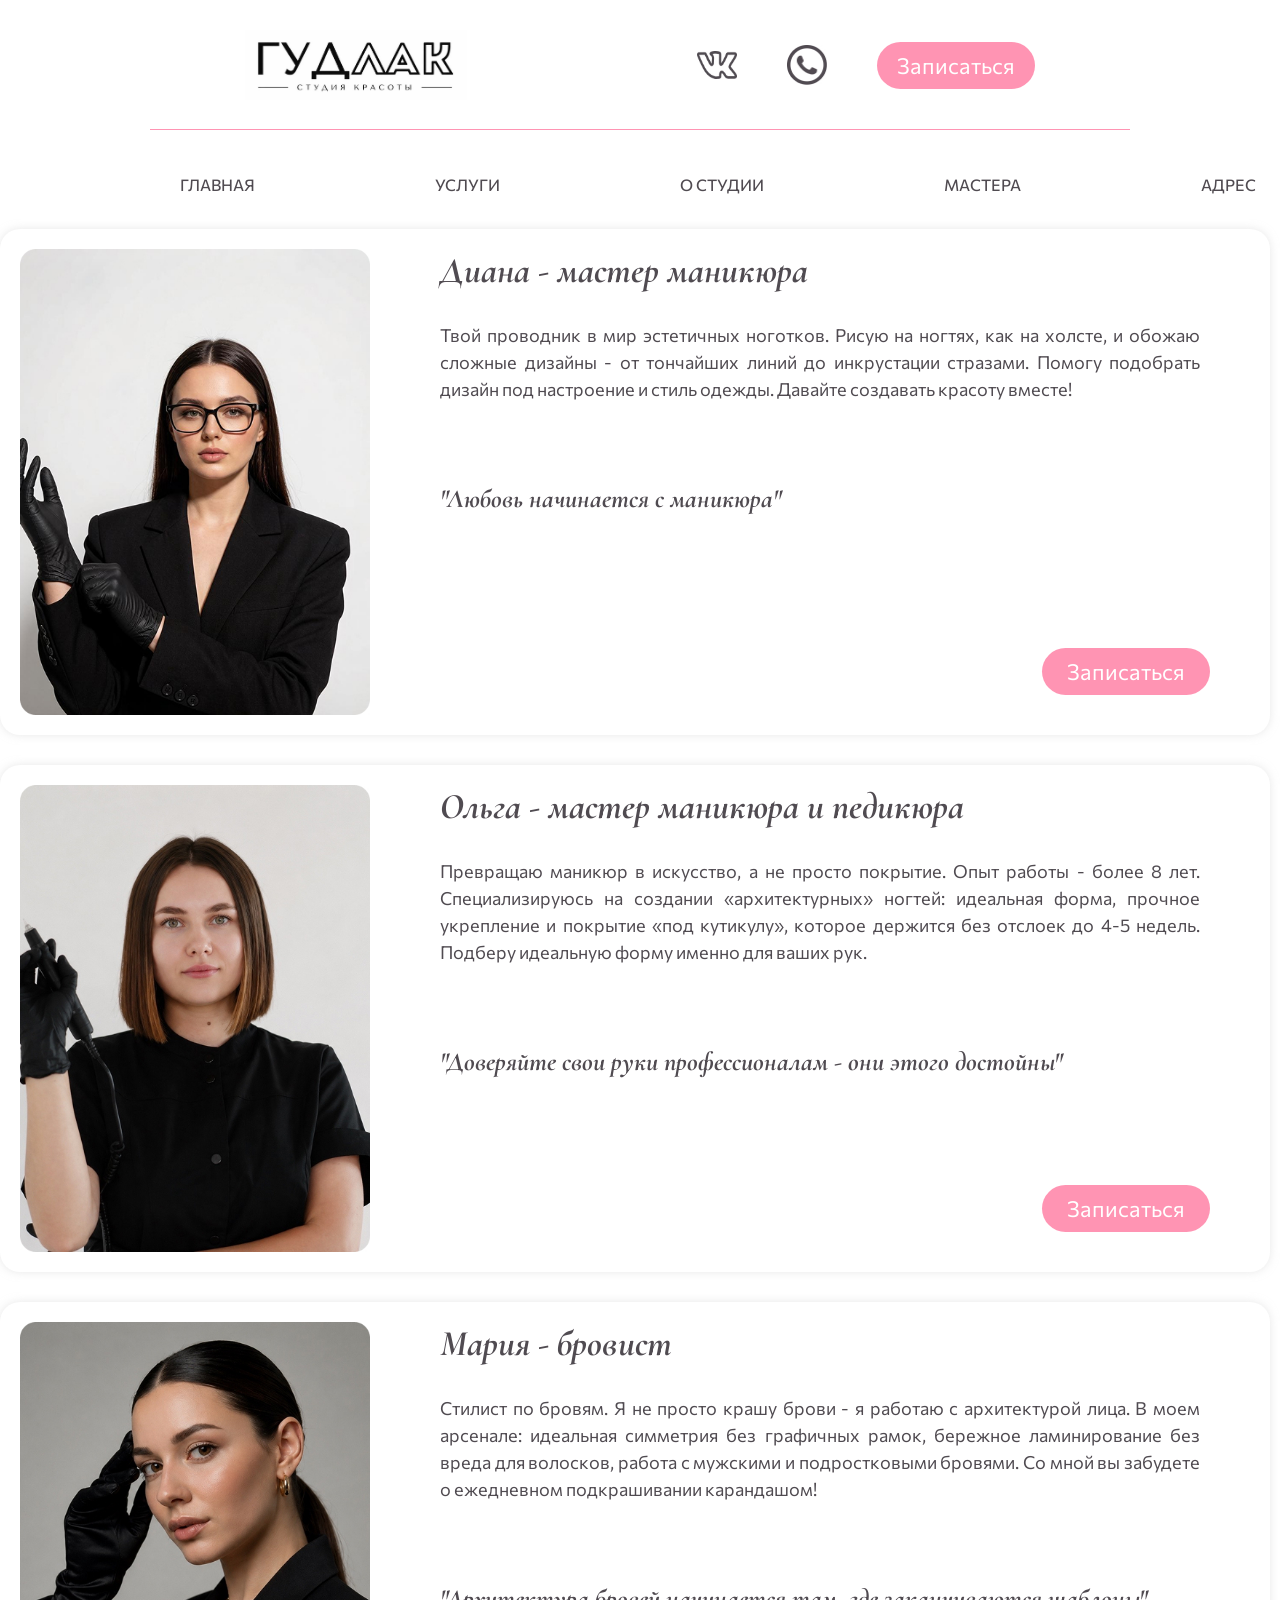
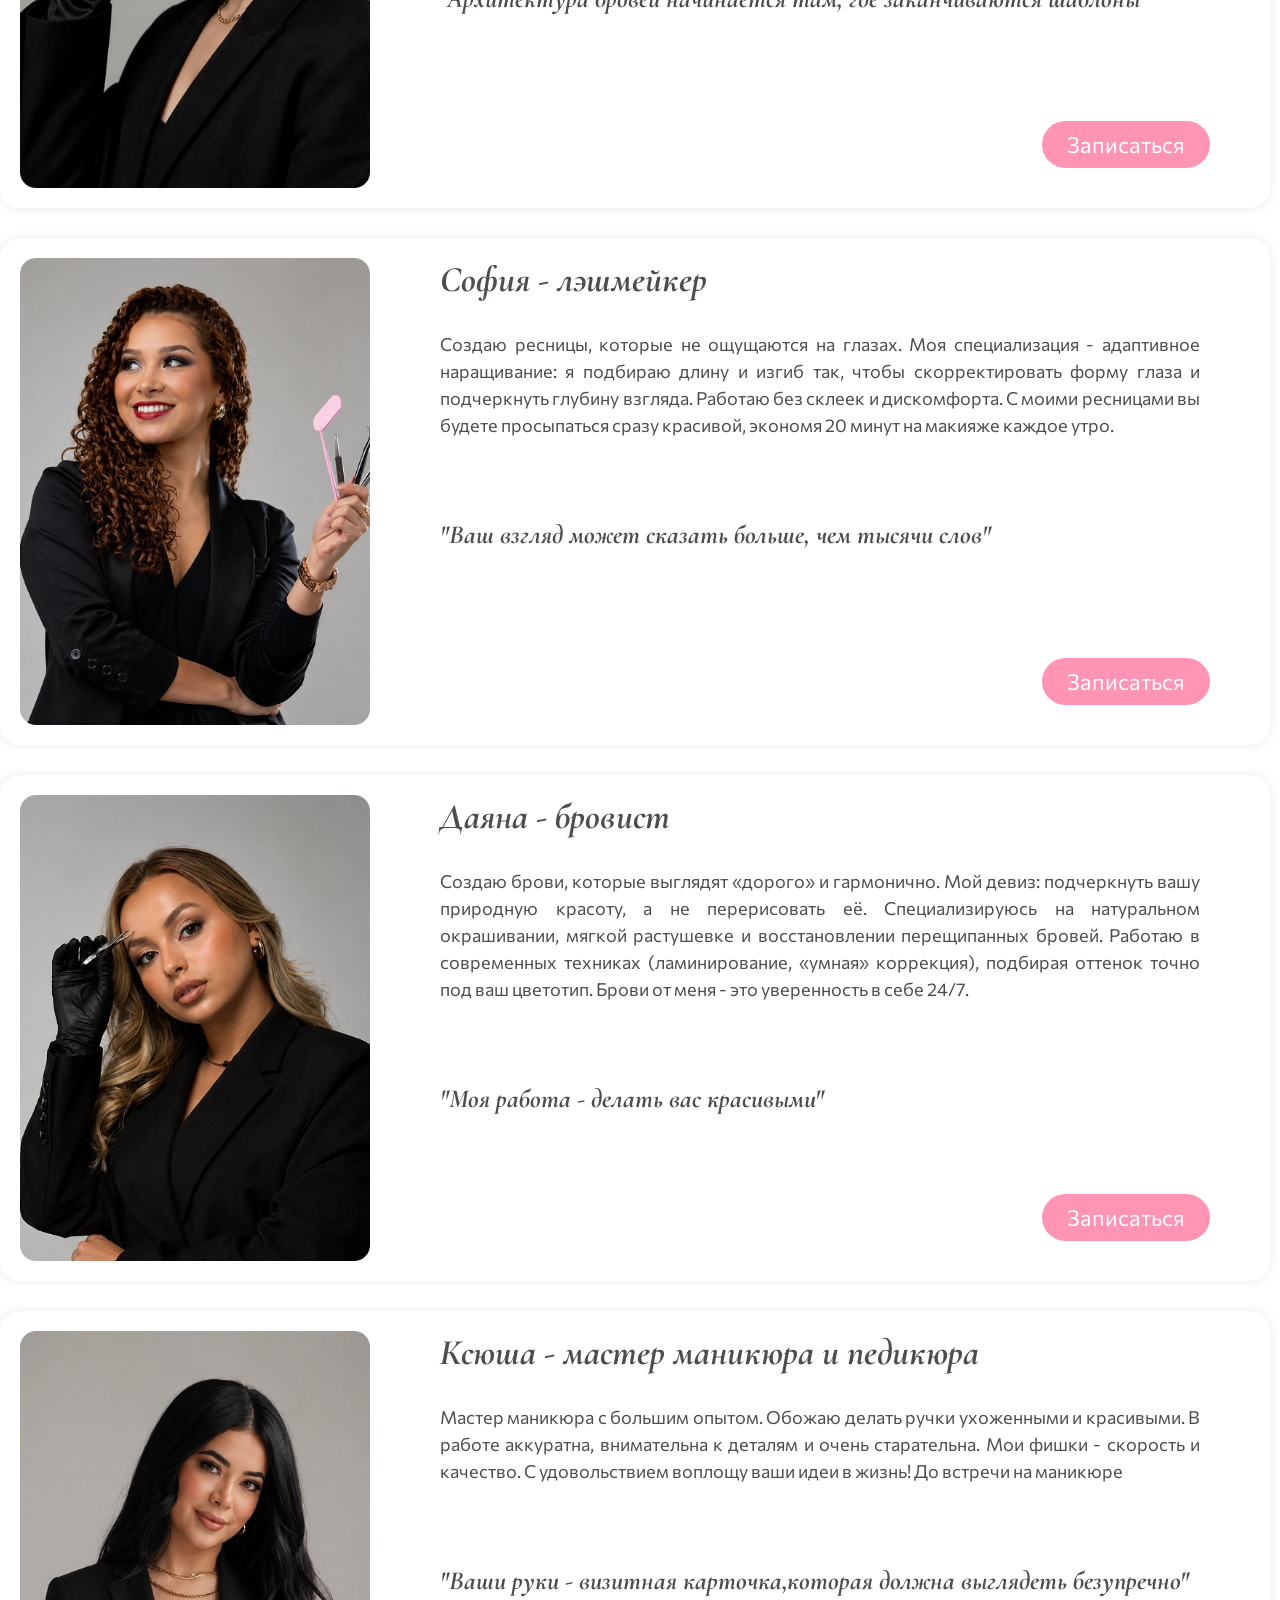
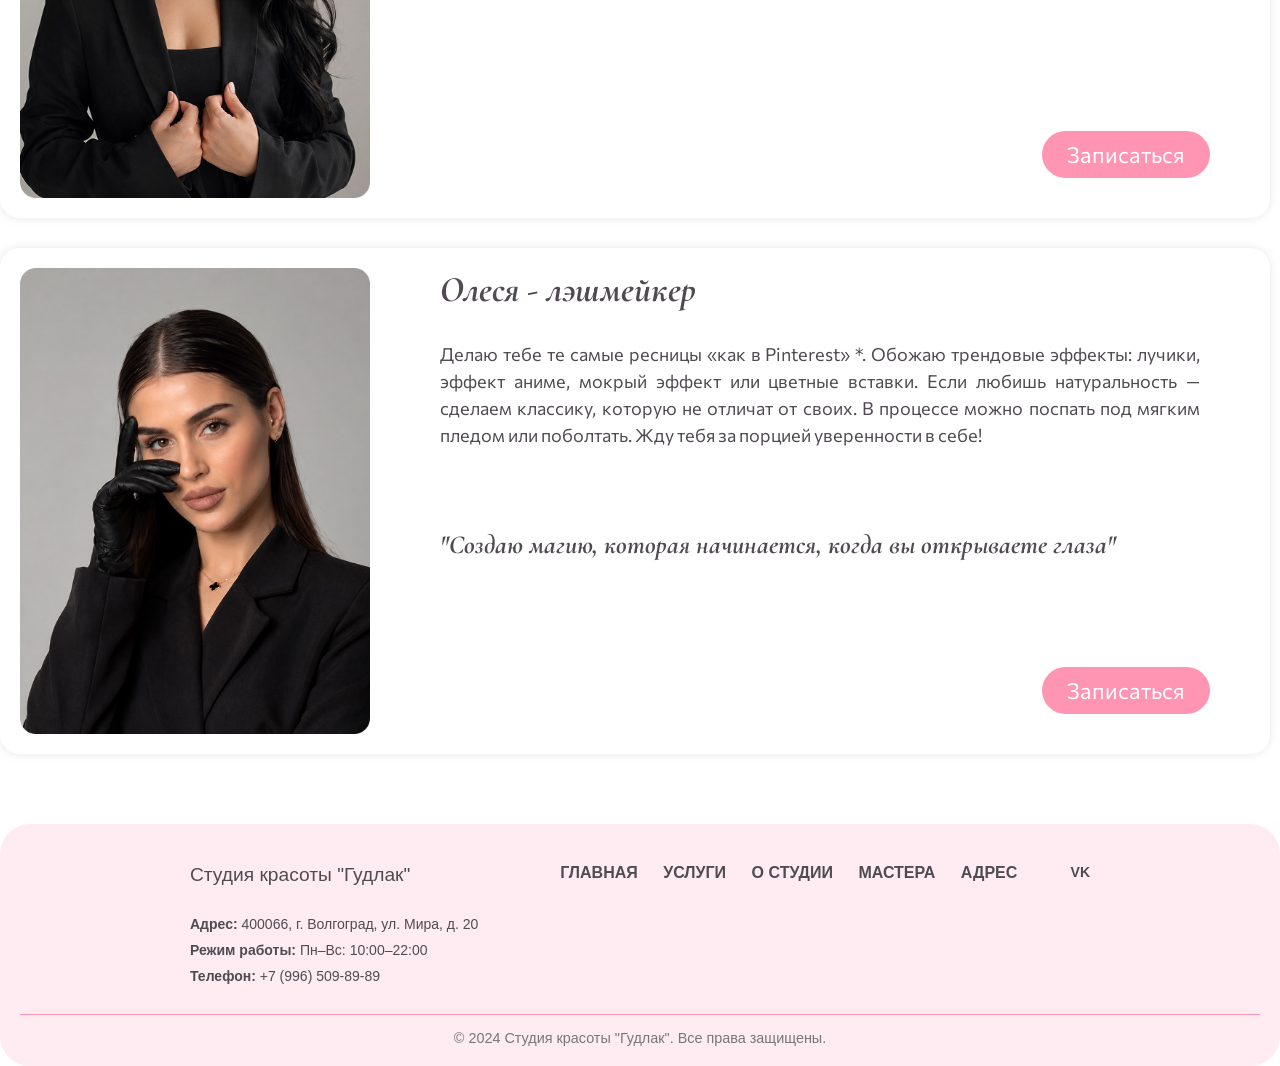
<file: pages/master.html>
<!DOCTYPE html>
<html lang="ru">

    <head>
        <meta charset="UTF-8" />
        <meta name="viewport" content="width=device-width, initial-scale=1.0" />
        <link rel="stylesheet" href="../css/main.css">
        <link rel="stylesheet" href="../css/reset.css">
        <link rel="stylesheet" href="../css/mobile.css">
    </head>
    <body>
        <header class="header">
            <div class="container">
                <div class="header-top">
                    <div class="logo">
                        <img src="../img/image 38.jpg"
                            srcset="./img/image 38@2x.jpg" alt="Гудлак">
                    </div>
                    <div class="head-imgs">
                        <a href="https://vk.ru/goodlak_vlg"><img
                                src="../img/Vector.jpg"
                                srcset="../img/Vector@2x.jpg" alt="Photo"
                                class="head-img"></a>
                        <a href="tel:+79965098989"><img src="../img/Vector2.jpg"
                                srcset="../img/Vector2@2x.jpg" alt="Photo"
                                class="head-img"></a>
                    </div>
                    <a href="../index.html#record-window"><button
                            class="btn-request">Записаться</button></a>
                </div>
                <div class="header-row">
                    <div class="header-desc">
                        <div class="burger"><img src="../img/burger.png" alt=""></div>
                        <div class="header-btns">
                            <a href="../index.html#cont_pink" class="btn">ГЛАВНАЯ</a>
                            <a href="../index.html#service" class="btn">УСЛУГИ</a>
                            <a href="../index.html#white-box-large" class="btn">О СТУДИИ</a>
                            <a href="../index.html#gray-section" class="btn">МАСТЕРА</a>
                            <a href="../index.html#map-container" class="btn">АДРЕС</a>
                        </div>
                    </div>
                </div>
            </div>
        </header>
        <main>
            <section class="services">
                <div class="white-box master" id="master1">
                    <div class="content-row">
                        <div class="whitebox-image">
                            <img src="../img/master1.jpg" alt="Photo">
                        </div>
                        <div class="whitebox-text">
                            <h2>Диана - мастер маникюра</h2>
                            <p>Твой проводник в мир эстетичных ноготков. Рисую
                                на ногтях, как
                                на холсте, и обожаю сложные дизайны - от
                                тончайших линий до инкрустации стразами.
                                Помогу подобрать дизайн под настроение и стиль
                                одежды. Давайте создавать красоту вместе!</p>
                            <h3>"Любовь начинается с маникюра"</h3>
                            <a href="../index.html#record-window"><button
                                    class="btn-signup-1">Записаться</button></a>
                        </div>
                    </div>
                </div>
                <div class="white-box master" id="master2">
                    <div class="content-row">
                        <div class="whitebox-image">
                            <img src="../img/master2.jpg" alt="Photo">
                        </div>
                        <div class="whitebox-text">
                            <h2>Ольга - мастер маникюра и педикюра</h2>
                            <p>Превращаю маникюр в искусство, а не просто
                                покрытие.
                                Опыт работы - более 8 лет.
                                Специализируюсь на создании «архитектурных»
                                ногтей:
                                идеальная форма, прочное укрепление и покрытие
                                «под кутикулу», которое держится без отслоек
                                до 4-5 недель. Подберу идеальную форму именно
                                для ваших рук.</p>
                            <h3>"Доверяйте свои руки профессионалам - они этого достойны"</h3>
                            <a href="../index.html#record-window"><button
                                    class="btn-signup-1">Записаться</button></a>
                        </div>
                    </div>
                </div>
                <div class="white-box master" id="master3">
                    <div class="content-row">
                        <div class="whitebox-image">
                            <img src="../img/master3.jpg" alt="Photo">
                        </div>
                        <div class="whitebox-text">
                            <h2>Мария - бровист</h2>
                            <p>Cтилист по бровям. Я не просто крашу брови - я
                                работаю с архитектурой лица.
                                В моем арсенале: идеальная симметрия без
                                графичных рамок,
                                бережное ламинирование без вреда для волосков,
                                работа с мужскими и подростковыми бровями.
                                Со мной вы забудете о ежедневном подкрашивании
                                карандашом!</p>
                            <h3>"Архитектура бровей начинается там, где заканчиваются шаблоны"</h3>
                            <a href="../index.html#record-window"><button
                                    class="btn-signup-1">Записаться</button></a>
                        </div>
                    </div>
                </div>
                <div class="white-box master" id="master4">
                    <div class="content-row">
                        <div class="whitebox-image">
                            <img src="../img/master4.jpg" alt="Photo">
                        </div>
                        <div class="whitebox-text">
                            <h2>София - лэшмейкер</h2>
                            <p>Создаю ресницы, которые не ощущаются на глазах.
                                Моя специализация - адаптивное наращивание: я
                                подбираю длину и изгиб
                                так, чтобы скорректировать форму глаза и
                                подчеркнуть глубину взгляда.
                                Работаю без склеек и дискомфорта. С моими
                                ресницами вы будете просыпаться сразу красивой,
                                экономя 20 минут на макияже
                                каждое утро.</p>
                            <h3>"Ваш взгляд может сказать больше, чем тысячи слов"</h3>
                            <a href="../index.html#record-window"><button
                                    class="btn-signup-1">Записаться</button></a>
                        </div>
                    </div>
                </div>
                <div class="white-box master" id="master5">
                    <div class="content-row">
                        <div class="whitebox-image">
                            <img src="../img/master5.jpg" alt="Photo">
                        </div>
                        <div class="whitebox-text">
                            <h2>Даяна - бровист</h2>
                            <p>Создаю брови, которые выглядят «дорого» и
                                гармонично. Мой девиз: подчеркнуть вашу
                                природную
                                красоту, а не перерисовать
                                её.
                                Специализируюсь на натуральном окрашивании,
                                мягкой растушевке и восстановлении перещипанных
                                бровей. Работаю в
                                современных техниках (ламинирование, «умная»
                                коррекция), подбирая оттенок точно под ваш
                                цветотип. Брови от меня - это
                                уверенность в себе 24/7.</p>
                            <h3>"Моя работа - делать вас красивыми"</h3>
                            <a href="../index.html#record-window"><button
                                    class="btn-signup-1">Записаться</button></a>
                        </div>
                    </div>
                </div>
                <div class="white-box master" id="master6">
                    <div class="content-row">
                        <div class="whitebox-image">
                            <img src="../img/master6.jpg" alt="Photo">
                        </div>
                        <div class="whitebox-text">
                            <h2>Ксюша - мастер маникюра и педикюра</h2>
                            <p>Мастер маникюра с большим опытом. Обожаю делать
                                ручки ухоженными и красивыми. В работе
                                аккуратна, внимательна к
                                деталям и очень старательна. Мои фишки -
                                скорость и качество. С
                                удовольствием воплощу ваши идеи в жизнь! До
                                встречи на маникюре</p>
                            <h3>"Ваши руки - визитная карточка,которая должна выглядеть безупречно"</h3>
                            <a href="../index.html#record-window"><button
                                    class="btn-signup-1">Записаться</button></a>
                        </div>
                    </div>
                </div>
                <div class="white-box master" id="master7">
                    <div class="content-row">
                        <div class="whitebox-image">
                            <img src="../img/master7.jpg" alt="Photo">
                        </div>
                        <div class="whitebox-text">
                            <h2>Олеся - лэшмейкер</h2>
                            <p>Делаю тебе те самые ресницы «как в
                                Pinterest» *. Обожаю
                                трендовые эффекты: лучики, эффект аниме, мокрый
                                эффект или цветные вставки. Если любишь
                                натуральность — сделаем
                                классику, которую не отличат от своих. В
                                процессе можно поспать под мягким пледом или
                                поболтать. Жду тебя за порцией
                                уверенности в себе!</p>
                            <h3>"Создаю магию, которая начинается, когда вы открываете глаза"</h3>
                            <a href="../index.html#record-window"><button
                                    class="btn-signup-1">Записаться</button></a>
                        </div>
                    </div>
                </div>
            </section>
        </main>

        <div style="height: 50px;"></div>
        <footer class="footer">
            <div class="container footer-container">
                <div class="footer-info">
                    <h3>Студия красоты "Гудлак"</h3>
                    <p><strong>Адрес:</strong> 400066, г. Волгоград, ул. Мира,
                        д.
                        20</p>
                    <p><strong>Режим работы:</strong> Пн–Вс: 10:00–22:00</p>
                    <p><strong>Телефон:</strong> <a href="tel:+79965098989">+7
                            (996)
                            509-89-89</a></p>

                </div>

                <nav class="footer-nav">
                    <a href="../index.html#cont_pink"
                        class="footer-link">ГЛАВНАЯ</a>
                    <a href="../index.html#service"
                        class="footer-link">УСЛУГИ</a>
                    <a href="../index.html#white-box-large"
                        class="footer-link">О СТУДИИ</a>
                    <a href="../index.html#gray-section"
                        class="footer-link">МАСТЕРА</a>
                    <a href="../index.html#map-container"
                        class="footer-link">АДРЕС</a>
                </nav>

                <div class="footer-social">
                    <a href="https://vk.ru/goodlak_vlg" aria-label="VK"
                        class="social-link">VK</a>

                </div>
            </div>

            <div class="footer-copy">
                <p>© 2024 Студия красоты "Гудлак". Все права защищены.</p>
            </div>
        </footer>
    </body>
    <script>
        document.querySelector('.burger').addEventListener('click', function() {
        const content = document.querySelector('.header-btns');
        const isHide = content.classList.contains('hide');

        if (isHide) {
            content.classList.remove('hide')
            document.querySelector('..header-btns').style.display = 'block'
        }
        else {
            content.classList.add('hide')
            document.querySelector('..header-btns').style.display = 'none'
        }
        })
    </script>
</html>
</file>
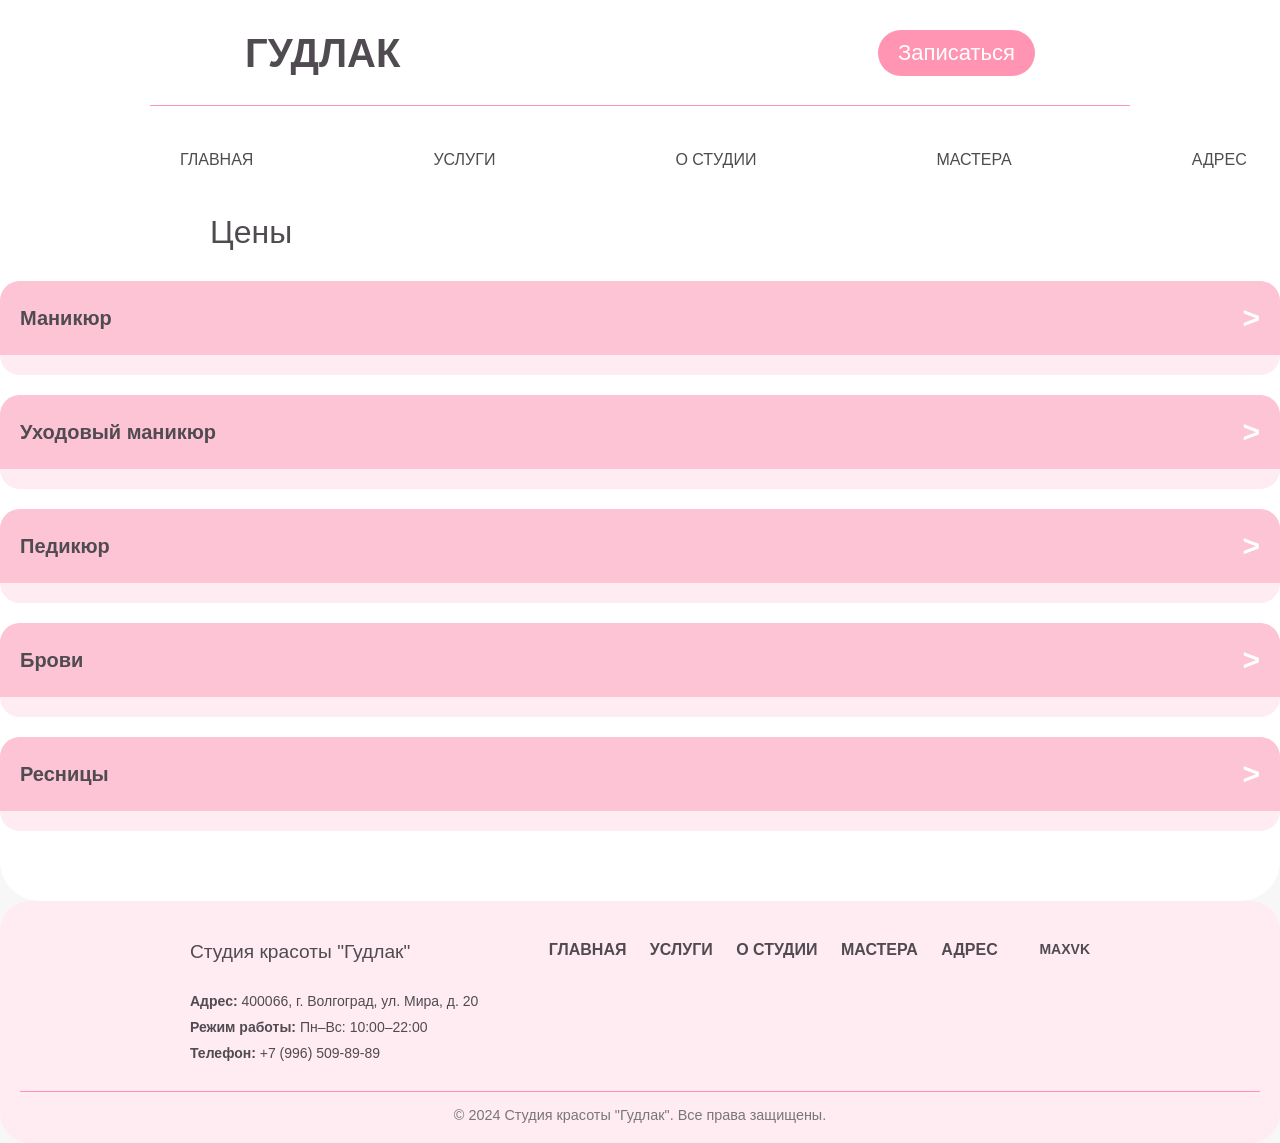
<file: pages/price.html>
<!DOCTYPE html>
<html lang="ru">

<head>
    <meta charset="UTF-8" />
    <meta name="viewport" content="width=device-width, initial-scale=1.0" />
    <link rel="stylesheet" href="../css/main.css">
    <link rel="stylesheet" href="../css/reset.css">
    <title>Цены</title>
    <style>
        body {
            font-family: Arial, sans-serif;
            background: #f7f7f7;
            padding: 20px;
        }
h1 {
    margin-left: 210px; /* или другой размер для смещения */
    color: #504B51;
    font-size: 32px;
    margin-bottom: 30px;
    margin-top: 30px;
}
        /* Обертка раздела */
        .price-section {
            max-width: 1440px; /* или другой желаемый размер */
    margin: 0 auto;   /* по центру */
            background: #FFECF2;
            border-radius: 20px;
            margin-bottom: 20px;
            overflow: hidden;
        }

        /* Заголовок раздела */
        .price-header {
            padding: 20px;
            font-weight: bold;
            font-size: 20px;
            cursor: pointer;
            display: flex;
            justify-content: space-between;
            align-items: center;
            background-color: #fcc4d4;
            transition: background-color 0.3s;
            color: #504B51;
        }

        .price-header:hover {
            background-color: #FF94B3;
        }

        /* Стрелка или плюсик для открытия */
        .arrow {
            transition: transform 0.3s;
            font-size: 30px;
            color: #ffffff; 
        }

        /* Вращение стрелки при открытии */
        .open .arrow {
            transform: rotate(90deg);
        }

        /* Контейнер для содержимого */
        .price-content {
            max-height: 0;
            overflow: hidden;
            transition: max-height 0.4s ease, padding 0.4s ease;
            padding: 0 20px;
        }

        .price-content.open {
            max-height: 1000px;
            padding: 20px;
        }

        /* Список услуг */
        .service-list {
            list-style: none;
            padding: 0;
            margin: 0;
            color: #504B51;
        }

        .service-item {
            padding: 10px 0;
            border-bottom: 1px dashed #ccc;
            display: flex;
            justify-content: space-between;
        }

        .service-item:last-child {
            border-bottom: none;
        }

        .price {
            font-weight: bold;
        }
    </style>
</head>

<body style="padding: 0;">

    <header class="header">
        <div class="container">
            <div class="header-top">
                <div class="logo">ГУДЛАК</div>
                <button class="btn-request">Записаться</button>
            </div>
            <div class="header-row">
                <div class="header-desc">
                    <div class="header-btns">
                        <a href="../index.html #cont_pink" class="btn">ГЛАВНАЯ</a>
                        <a href="../index.html #service" class="btn">УСЛУГИ</a>
                        <a href="../index.html #white-box-large" class="btn">О СТУДИИ</a>
                        <a href="../index.html #gray-section" class="btn">МАСТЕРА</a>
                        <a href="../index.html #map-container" class="btn">АДРЕС</a>
                    </div>
                </div>
            </div>
        </div>
        <h1>Цены</h1>

    <!-- Маникюр -->
    <div class="price-section">
        <div class="price-header">
            <span>Маникюр</span>
            <span class="arrow">></span>
        </div>
        <div class="price-content">
            <ul class="service-list">
                <li class="service-item">
                    <span>Маникюр+снятие+покрытие</span>
                    <span class="price">2200 ₽</span>
                </li>
                <li class="service-item">
                    <span>Укрепление акриловой пудрой</span>
                    <span class="price">300 ₽</span>
                </li>
                <li class="service-item">
                    <span>Френч</span>
                    <span class="price">500 ₽</span>
                </li>
                <li class="service-item">
                    <span>Мужской маникюр</span>
                    <span class="price">1400 ₽</span>
                </li>
                <li class="service-item">
                    <span>Наращивание ногтей</span>
                    <span class="price">3500 ₽</span>
                </li>
                <li class="service-item">
                    <span>Коррекция нарощенных ногтей</span>
                    <span class="price">3000 ₽</span>
                </li>
                <li class="service-item">
                    <span>Ламинирование ногтей/укрепление гелем</span>
                    <span class="price">400 ₽</span>
                </li>
            </ul>
        </div>
    </div>

    <!-- Уходовый маникюр -->
<div class="price-section">
    <div class="price-header">
        <span>Уходовый маникюр</span>
        <span class="arrow">></span>
    </div>
    <div class="price-content">
        <ul class="service-list">
            <li class="service-item">
                <span>IBX(восстановление ногтевой пластины)</span>
                <span class="price">700 ₽</span>
            </li>
            <li class="service-item">
                <span>Японский маникюр</span>
                <span class="price">1800 ₽</span>
            </li>
            <li class="service-item">
                <span>SPA для рук</span>
                <span class="price">600 ₽</span>
            </li>
        </ul>
    </div>
</div>
    <!-- Педикюр -->
    <div class="price-section">
        <div class="price-header">
            <span>Педикюр</span>
            <span class="arrow">></span>
        </div>
        <div class="price-content">
            <ul class="service-list">
                <li class="service-item">
                    <span>Снятие + пальчики + гель лак</span>
                    <span class="price">2500 ₽</span>
                </li>
                <li class="service-item">
                    <span>Снятие + полный педикюр + гель лак</span>
                    <span class="price">2800 ₽</span>
                </li>
                <li class="service-item">
                    <span>Мужской педикюр</span>
                    <span class="price">2600 ₽</span>
                </li>
                </li>
                <li class="service-item">
                    <span>SPA педикюр + обработка стопы + гель лак + снятие</span>
                    <span class="price">3000 ₽</span>
                </li>
                </li>
                <li class="service-item">
                    <span>Мужской педикюр</span>
                    <span class="price">2600 ₽</span>
                </li>
                </li>
                <li class="service-item">
                    <span>Педикюр KART (полная обработка стопы без покрытия)</span>
                    <span class="price">3200 ₽</span>
                </li>
                </li>
                <li class="service-item">
                    <span>Педикюр KART (полная отработка стопы + покрытие гель лак)</span>
                    <span class="price">4200 ₽</span>
                </li>
            </ul>
        </div>
    </div>

    <!-- Брови -->
    <div class="price-section">
        <div class="price-header">
            <span>Брови</span>
            <span class="arrow">></span>
        </div>
        <div class="price-content">
            <ul class="service-list">
                <li class="service-item">
                    <span>Архитектура+окрашивание бровей</span>
                    <span class="price">1500 ₽</span>
                </li>
                <li class="service-item">
                    <span>Коррекция бровей</span>
                    <span class="price">600 ₽</span>
                </li>
                </li>
                <li class="service-item">
                    <span>Долговременная укладка с окрашиванием</span>
                    <span class="price">2300 ₽</span>
                </li>
                </li>
                <li class="service-item">
                    <span>Долговременная укладка без окрашивания</span>
                    <span class="price">1800 ₽</span>
                </li>
                </li>
                <li class="service-item">
                    <span>Прореживание бровей</span>
                    <span class="price">700 ₽</span>
                </li>
                </li>
                <li class="service-item">
                    <span>Уход для бровей</span>
                    <span class="price">500 ₽</span>
                </li>
                </li>
                <li class="service-item">
                    <span>Мужское оформление бровей</span>
                    <span class="price">1100 ₽</span>
                </li>
            </ul>
        </div>
    </div>

    <!-- Ресницы -->
    <div class="price-section">
        <div class="price-header">
            <span>Ресницы</span>
            <span class="arrow">></span>
        </div>
        <div class="price-content">
            <ul class="service-list">
                <li class="service-item">
                    <span>Ламинирование ресниц</span>
                    <span class="price">2300 ₽</span>
                </li>
                <li class="service-item">
                    <span>Окрашивание ресниц</span>
                    <span class="price">500 ₽</span>
                </li>
                <li class="service-item">
                    <span>Наращивание</span>
                    <span class="price">2000 ₽</span>
                </li>
                <li class="service-item">
                    <span>Мокрый эффект</span>
                    <span class="price">2600 ₽</span>
                </li>
                <li class="service-item">
                    <span>Уголки</span>
                    <span class="price">2000 ₽</span>
                </li>
                <li class="service-item">
                    <span>Лучи</span>
                    <span class="price">300 ₽</span>
                </li>
                </li>
                <li class="service-item">
                    <span>Снятие без дальнейшего наращивания</span>
                    <span class="price">500 ₽</span>
                </li>
                </li>
                <li class="service-item">
                    <span>Снятие работы другого мастера</span>
                    <span class="price">300 ₽</span>
                </li>
            </ul>
        </div>
    </div>
    <div style="height: 50px;"></div>
    </header>
     <footer class="footer">
        <div class="container footer-container">
            <div class="footer-info">
                <h3>Студия красоты "Гудлак"</h3>
                <p><strong>Адрес:</strong> 400066, г. Волгоград, ул. Мира,
                    д.
                    20</p>
                <p><strong>Режим работы:</strong> Пн–Вс: 10:00–22:00</p>
                <p><strong>Телефон:</strong> <a href="tel:+79965098989">+7
                        (996)
                        509-89-89</a></p>

            </div>

            <nav class="footer-nav">
                <a href="#cont_pink" class="footer-link">ГЛАВНАЯ</a>
                <a href="#service" class="footer-link">УСЛУГИ</a>
                <a href="#white-box-large" class="footer-link">О СТУДИИ</a>
                <a href="#gray-section" class="footer-link">МАСТЕРА</a>
                <a href="#metrolog" class="footer-link">АДРЕС</a>
            </nav>

            <div class="footer-social">
                <a href="#!" aria-label="MAX" class="social-link">MAX</a>
                <a href="#!" aria-label="VK" class="social-link">VK</a>
            </div>
        </div>

        <div class="footer-copy">
            <p>© 2024 Студия красоты "Гудлак". Все права защищены.</p>
        </div>
    </footer>

    <script>
        // Обработчик для всех заголовков
        document.querySelectorAll('.price-header').forEach(header => {
            header.addEventListener('click', () => {
                const content = header.nextElementSibling;
                const arrow = header.querySelector('.arrow');
                const isOpen = content.classList.contains('open');

                // Открываем или закрываем текущий раздел
                if (isOpen) {
                    // если открыт, закрываем
                    content.classList.remove('open');
                    header.classList.remove('open');
                    arrow.textContent = '>';
                } else {
                    // если закрыт, открываем
                    content.classList.add('open');
                    header.classList.add('open');
                    arrow.textContent = '>';
                }
            });
        });
    </script>

</body>

</html>
</file>
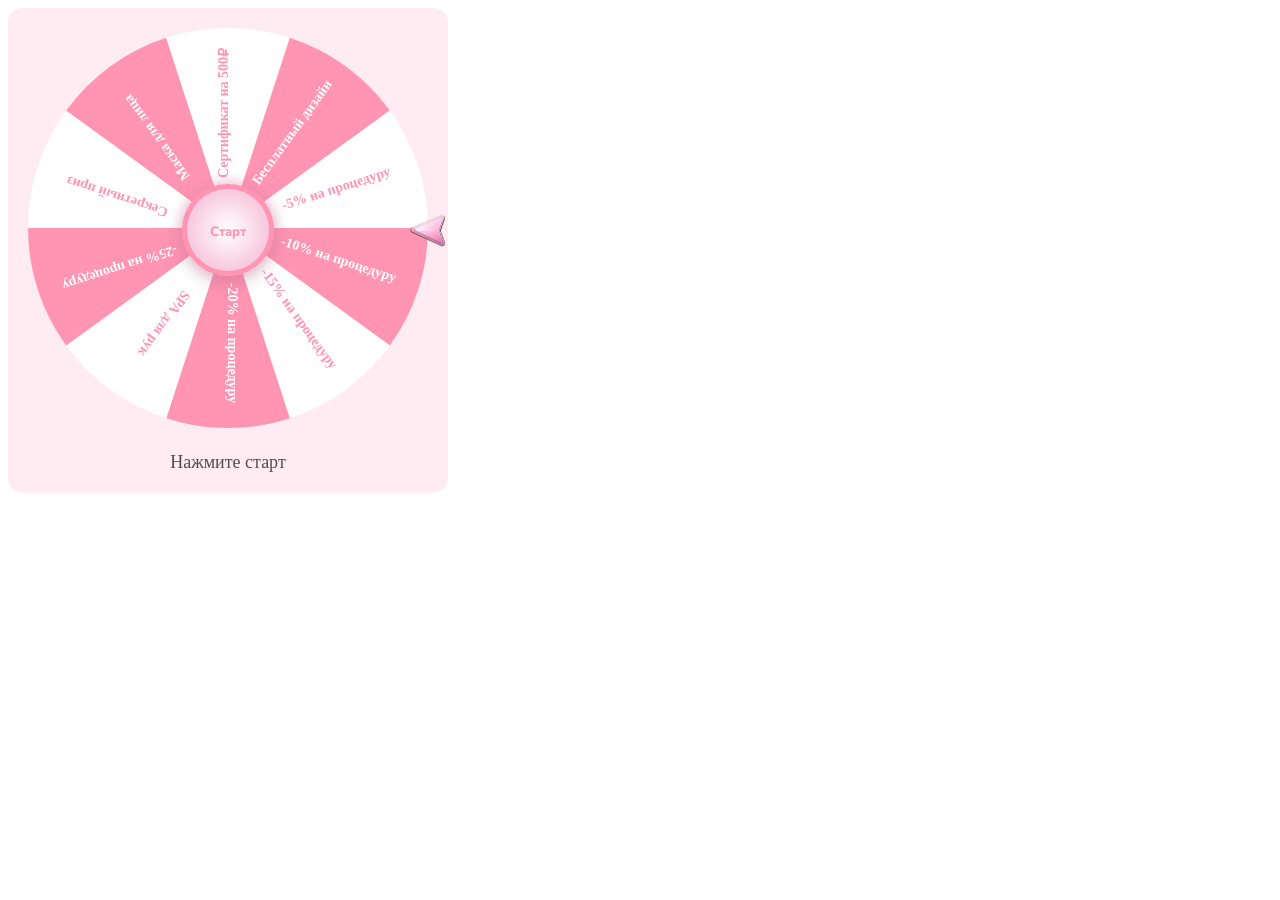
<file: pages/wheel.html>
<!DOCTYPE html>
<html lang="ru">

<head>
    <meta name="viewport" content="width=device-width, initial-scale=1.0" />
    <title>Wheel Casino</title>

    <link href="https://fonts.googleapis.com/css2?family=Commissioner:wght@400;600;700&display=swap" rel="stylesheet" />

    <style>
        .wrapper {
            width: 400px;
            background: #ffecf2;
            padding: 20px;
            border-radius: 15px;
            text-align: center;
        }

        .container {
            position: relative;
        }

        canvas {
            width: 400px;
            height: 400px;
        }

        .pointer {
            position: absolute;
            top: 50%;
            right: -20px;
            transform: translateY(-50%);
            width: 40px;
            z-index: 10;
        }

        #spin-btn {
            position: absolute;
            top: 50%;
            left: 50%;
            transform: translate(-50%, -50%);
            width: 92px;
            height: 92px;
            border-radius: 50%;
            border: 5px solid #ff94b3;

            /* 🔥 основной цвет теперь доминирует */
            background: radial-gradient(circle, #ffffff 0%, #f6bcd7 85%, #ff94b3 100%);
            color: #ff94b3;
            /* Текст кнопки ярко-розовый */
            font-weight: 700;
            font-family: Commissioner;
            cursor: pointer;
            box-shadow: 0 0 14px rgba(240, 144, 187, 0.7), 0 6px 18px rgba(0, 0, 0, 0.15);
            transition: transform 0.2s ease, box-shadow 0.2s ease;
        }

        #spin-btn:hover {
            transform: translate(-50%, -50%) scale(1.05);
            box-shadow: 0 0 20px rgba(240, 144, 187, 0.9), 0 8px 22px rgba(0, 0, 0, 0.2);
        }

        #spin-btn:active {
            transform: translate(-50%, -50%) scale(0.98);
        }

        #final-value {
            color: #504b51;
            /* Текст внизу - цвет #504b51 */
            font-size: 18px;
            font-weight: 500;
            margin-top: 20px;
        }
    </style>
</head>

<body>

    <div class="wrapper">
        <div class="container">
            <canvas id="wheel"></canvas>
            <img src="../img/Rectangle.svg" class="pointer" />
            <button id="spin-btn">Старт</button>
        </div>

        <div id="final-value">Нажмите старт</div>
    </div>

    <script>
        const canvas = document.getElementById("wheel");
        const ctx = canvas.getContext("2d");
        const btn = document.getElementById("spin-btn");

        const labels = [
            "-10% на процедуру",
            "-15% на процедуру",
            "-20% на процедуру",
            "SPA для рук",
            "-25% на процедуру",
            "Секретный приз",
            "Маска для лица",
            "Сертификат на 500₽",
            "Бесплатный дизайн",
            "-5% на процедуру"
        ];

        const colors = [
            "#ff94b3", "#fff", "#ff94b3", "#fff", "#ff94b3",
            "#fff", "#ff94b3", "#fff", "#ff94b3", "#fff"
        ];

        const total = labels.length;

        function fixCanvasResolution(canvas, ctx) {
            const dpr = window.devicePixelRatio || 1;
            const size = 400;

            canvas.width = size * dpr;
            canvas.height = size * dpr;

            canvas.style.width = size + "px";
            canvas.style.height = size + "px";

            ctx.setTransform(dpr, 0, 0, dpr, 0, 0);
        }

        fixCanvasResolution(canvas, ctx);

        function wrapText(ctx, text, maxWidth) {
            const words = text.split(" ");
            let lines = [];
            let line = "";

            for (let word of words) {
                let testLine = line + word + " ";
                if (ctx.measureText(testLine).width > maxWidth && line !== "") {
                    lines.push(line);


                    line = word + " ";
                } else {
                    line = testLine;
                }
            }

            lines.push(line);
            return lines;
        }

        function drawWheel(rotation = 0) {
            const size = 400;
            const center = size / 2;
            const radius = size / 2;

            ctx.clearRect(0, 0, size, size);

            const step = (2 * Math.PI) / total;

            for (let i = 0; i < total; i++) {
                let start = i * step + rotation;
                let end = start + step;

                ctx.beginPath();
                ctx.moveTo(center, center);
                ctx.arc(center, center, radius, start, end);
                ctx.fillStyle = colors[i];
                ctx.fill();

                ctx.save();
                ctx.translate(center, center);
                ctx.rotate(start + step / 2);

                const maxWidth = radius - 60;
                const lines = wrapText(ctx, labels[i], maxWidth);

                ctx.textAlign = "center";
                ctx.font = "600 14px Commissioner";

                const textColor = colors[i] === "#ff94b3" ? "#fff" : "#ff94b3";
                ctx.fillStyle = textColor;

                const textRadius = radius - 85;
                let y = -((lines.length - 1) * 10);

                for (let line of lines) {
                    ctx.fillText(line.trim(), textRadius, y);
                    y += 20;
                }

                ctx.restore();
            }
        }

        let rotation = 0;
        let spinning = false;
        let used = false;

        function animate(target, index) {
            const diff = target - rotation;

            if (diff < 0.002) {
                rotation = target % (2 * Math.PI);
                drawWheel(rotation);

                document.getElementById("final-value").innerText =
                    "Ваш приз: " + labels[index];

                spinning = false;
                used = true;
                return;
            }

            rotation += diff * 0.08;
            drawWheel(rotation);

            requestAnimationFrame(() => animate(target, index));
        }

        btn.onclick = () => {
            if (used || spinning) return;

            spinning = true;

            const step = (2 * Math.PI) / total;
            const index = Math.floor(Math.random() * total);
            const sectorCenter = index * step + step / 2;

            const spins = 10 * 2 * Math.PI;
            const target = rotation + spins - sectorCenter;

            animate(target, index);
        };

        drawWheel();

    </script>

</body>

</html>
</file>
<file: css/main.css>
/* шрифт */
@import url("https://fonts.googleapis.com/css2?family=Commissioner:wght@100..900&display=swap");
@import url("https://fonts.googleapis.com/css2?family=Cormorant+Garamond:ital,wght@0,300..700;1,300..700&family=Roboto:ital,wght@0,100..900;1,100..900&display=swap");

/* Base */
body {
  /*код для внешнего вида текста на странице*/
  font-family: "Commissioner", sans-serif;
  font-optical-sizing: auto;
  font-weight: 400;
  font-style: normal;
  font-variation-settings:
    "slnt" "FLAR" 0,
    "VOLM" 0;
}

.container {
  width: 1920;
  /*ограничение ширины*/
  margin: 0 auto;
  /*центрирование*/
  padding: 0 150px;
  /*внутренний отступ по 150пикс слева и  справа*/
  position: relative;
  z-index: 1;
  margin: 0 auto;
}

/*самая верхняя часть с лого*/
.header-top {
  position: relative;
  /* чтобы псевдоэлемент позиционировать относительно этого блока */

  display: flex;
  align-items: center;
  justify-content: space-between;
  margin-bottom: 60px;
  /*расстояние от верхней части до части с картинкой*/
}

/* контент для линии разделителя */
.header-top::after {
  content: "";
  display: block;
  height: 1.5px;
  /* высота линии */
  background-color: #ff94b3;
  /* цвет линии */
  width: 100%;
  position: absolute;
  bottom: -30px;
  /* отступ, чтобы линия не мешала содержанию */
  left: 0;
}

/* Header */
.header {
  padding-top: 30px;
  /*отступ от верхнего края*/
  border-bottom-right-radius: 40px;
  border-bottom-left-radius: 40px;
  /*закругление углов*/
  background-color: rgb(255, 255, 255);
  /*цвет фона*/
  position: relative;
  z-index: 1;
}

.logo {
  margin-left: 95px;
  margin-right: auto;
  font-size: 40px;
  /* Размер логотипа */
  font-weight: bold;
  color: #504b51;
  /* Цвет текста логотипа */
}

.logo img {
  height: 70px;
  display: block;
}

.btn-request {
  margin-left: auto;
  /*автоматический отступ слева, чтобы кнопка прижалась к правому углу*/
  margin-right: 95px;
  padding: 10px 20px;
  font-size: 22px;
  border: none;
  background-color: #ff94b3;
  /*цвет кнопки */
  color: #fff;
  border-radius: 50px;
  /* Скругление углов */
  cursor: pointer;
  transition: background-color 0.3s;
}

.btn-request:hover {
  background-color: #f082a3;
  /*меняет цвет кнопки при наведении*/
}

.header-row {
  display: flex;
  flex-direction: column-reverse;
  /*буквы над картинкой*/
  align-items: center;
  /*центрирование по горизонтали*/
  justify-content: center;
}

.header-img {
  border-radius: 30px;
  /*закругление углов картинки*/
  margin-top: 20px;
  /*задаем отступ ОТ текста ДО картинки*/
}

.head-imgs {
  display: flex;
  align-items: center;
  gap: 50px;
  margin-left: auto;
  margin-right: 50px;


}

.head-img {
  width: 40px;
  margin: 0;
  object-fit: cover;
}

.header-desc {
  position: relative;
  margin: 0 auto;
  /* центрирование */
  width: max-content;
  /* или фиксированная ширина, или 100% — зависит от твоего дизайна */
  padding: 15px 30px;
  transition: all 0.2s ease;
  z-index: 1000;
}

.header-desc.fixed {
  position: fixed;
  top: 5px;
  left: 50%;
  /* ставим в центр */
  transform: translateX(-50%);
  /* корректируем смещение */
  background: white;
  border: 1px solid #ccc;
  padding: auto 50%;
  border-radius: 15px;
  box-shadow: 0 2px 2px 2px #f082a3;
}

.header-btns {
  display: flex;
  column-gap: 180px;
  /*расстояние между кнопками (главная, услуги, цены. о студии, мастера)*/
  font-weight: 450;
  /*толщина текста*/
  font-size: 16px;
  /*размер текста*/
}

.header-btns a {
  color: #504b51;
  transition: color 0.3s;
  /* добавляем плавный переход */
}

.header-btns a:hover {
  color: #f082a3;
  /* цвет при наведении */
}

.cont_pink {
  width: 100%;
  height: 550px;
  background-color: #ffecf2;
  position: relative;
  z-index: 0;
  top: -40px;
  padding: 100px;
  box-sizing: border-box;
}

.cont_pink h1 {
  text-align: center;
  font-size: 36px;
  font-weight: 500;
  color: #504b51;
  margin-bottom: 20px;
}

.cont_pink h2 {
  text-align: left;
  font-size: 30px;
  font-weight: 500;
  color: #ff94b3;
  margin-bottom: 50px;
  padding-left: 205px;
}

.mes_box {
  display: flex;
  flex-direction: row;
  justify-content: center;
  align-items: flex-start;
  gap: 20px;
}

.message-box {
  background-color: #ffffff;
  padding: 30px;
  border-radius: 20px;
  box-shadow: 0 4px 8px rgb(216, 211, 211);
  width: 400px;
  height: 200px;
  margin: 10px;
  box-sizing: border-box;
}

.message-box h3 {
  color: #ff94b3;
  font-size: 30px;
  margin-bottom: 15px;
  text-align: center;
  font-family: "Cormorant Garamond";
  font-style: italic;
  font-weight: 700;
}

.message-box p {
  color: #504b51;
  font-size: 18px;
  line-height: 1.6;
  width: 100%;
}

/* Центрируем всё содержимое main и делаем колонку */
main {
  display: flex;
  flex-direction: column;
  /* вертикальная колонка */
  align-items: center;
  /* центрируем по горизонтали */
  gap: 30px;
  /* расстояние между окошками*/
  /* padding: 20px 0; */
  /* небольшой отступ сверху и снизу*/
  margin-top: 20px;
}

.services {
  width: 1300px;
  height: auto;
  margin: 0 auto 20px auto;
  display: flex;
  flex-direction: column;
  gap: 30px;
}

.services h1 {
  font-size: 30px;
  font-weight: 500;
  color: #504b51;
}

/* стиль для белых окошек с услугами*/
.white-box {
  position: relative;
  /*для позиционирования кнопки*/
  width: 1270px;
  /* фиксированная ширина */
  background-color: #fff;
  box-shadow: 0 4px 15px rgba(0, 0, 0, 0.1);
  border-radius: 20px;
  font-size: 18px;
  margin: 0;
  /* margin сбросил, gap между main-item */
  padding: 20px 20px;
  /* внутренние отступы для дыхания контента */
  box-sizing: border-box;
  box-shadow: 0 0 8px rgba(210, 210, 210, 0.5);
}

.white-box:hover {
  box-shadow: 2px 2px 5px #ff94b3;
}

.white-box-img {
  width: 580px;
  flex-shrink: 0;
}

/* изображения внутри окошек */
.white-box-img img {
  width: 100%;
  height: auto;
  border-radius: 30px;
  object-fit: cover;
}

/* строка контента — картинка + текст */
.content-row {
  width: 100%;
  display: flex;
  gap: 30px;
  align-items: flex-start;
}

.white-box-text {
  flex-grow: 1;
  color: #504b51;
}

.white-box-text h2 {
  font-size: 36px;
  font-weight: 700;
  margin-bottom: 30px;
  color: #504b51;
  font-style: italic;
  font-family: "Cormorant Garamond";
}

.white-box-text ul li {
  margin-bottom: 8px;
  /* расстояние между пунктами */
  font-size: 18px;
  list-style: disc;
}

.white-box-text .info {
  margin-left: 20px;
  column-count: 2;
}

/*кнопки которые будут переносить во вкладку с ценами*/
.price-btn {
  position: absolute;
  /* абсолютное позиционирование */
  bottom: 30px;
  /* отступ снизу (равен padding у white-box) */
  right: 40px;
  /* отступ справа (равен padding у white-box) */
  display: inline-flex;
  justify-content: center;
  align-items: center;
  width: 50px;
  height: 50px;
  background-color: #ff94b3;
  border-radius: 50%;
  border: none;
  cursor: pointer;
  transition: background-color 0.3s ease;
}

.price-btn:hover,
.price-btn:focus {
  background-color: #f082a3;
  outline: none;
}

.price-btn .arrow {
  display: inline-block;
  width: 12px;
  height: 12px;
  border: solid white;
  border-width: 0 3px 3px 0;
  padding: 3px;
  transform: rotate(-45deg);
  margin-left: 2px;
  transition: transform 0.3s;
}

.price-btn.rotated .arrow {
  transform: rotate(45deg);
  transition: transform 0.3s;
}

/* Серый блок по ширине и высоте */
.gray-sections,
.gray-section {
  width: 100%;
  height: 1050px;
  background-color: #efefef;
  display: flex;
  align-items: flex-start;
  justify-content: center;
  padding: 20px 0;
  box-sizing: border-box;
  overflow: hidden;
  /* чтобы не показывался скролл за пределами */
  position: relative;
  margin: 0 auto;
}

.gray-sections {
  padding: 50px 20px 0 20px;
  flex-direction: column;
  gap: 30px;
}

.gray-sections h1 {
  font-size: 30px;
  font-weight: 500;
  color: #504b51;
  margin-left: 180px;
  /*margin: 20px 0 0 80px ;*/
}

.gray-sections h4 {
  font-size: 30px;
  font-weight: 500;
  color: #504b51;
  margin-left: 210px;
  margin-bottom: 220px;
  /*margin: 20px 0 0 80px ;*/
}

.scroll {
  position: absolute;
  right: 5%;
  bottom: 50%;
}

.white-box-horizontal {
  display: flex;
  gap: 30px;
  overflow-x: scroll;
  /* прокрутка по горизонтали */
  /* горизонтальная прокрутка, но без скроллбара */
  scroll-behavior: smooth;
  padding: 0 20px;
  max-width: 1530px;
  box-sizing: border-box;

  /* скрытие скроллбара во всех популярных браузерах */
  scrollbar-width: none;
  /* Firefox */
  -ms-overflow-style: none;
  /* IE, Edge */
}

.white-box-horizontal::-webkit-scrollbar {
  display: none;
  /* Chrome, Safari, Opera */
}

.white-box-horizontal .white-box {
  flex: 0 0 350px;
  height: 560px;
  background-color: white;
  border-radius: 30px;
  box-shadow: 0 4px 15px rgba(0, 0, 0, 0.1);
  padding: 20px;
  box-sizing: border-box;
  font-size: 18px;
  user-select: none;
}

.white-box-horizontal .white-box img {
  width: 315px;
  height: 350px;
  object-fit: cover;
  border-radius: 20px;
  margin-bottom: 15px;
  display: block;
}

.white-box-horizontal .white-box h3 {
  font-size: 20px;
  font-weight: 600;
  margin-bottom: 15px;
  color: #504b51;
}

.btn-signup {
  background-color: #ff94b3;
  color: white;
  border-radius: 30px;
  padding: 10px 25px;
  /* внутренние отступы */
  font-weight: 500;
  /* чуть жирнее шрифт */
  transition: background-color 0.3s ease;
  /* плавное изменение цвета */
  user-select: none;
  /* запрет выделения текста */
  font-size: 18px;
  /* размер шрифта */
  margin-top: 20px;
}

.btn-signup:hover {
  background-color: #f082a3;
  /* более тёмный розовый при наведении */
}


.white-box-large {
  width: 1430px;
  height: 640px;
  background-color: white;
  border-radius: 30px;
  box-shadow: 0 4px 8px rgba(0, 0, 0, 0.25);

  display: flex;
  gap: 30px;
  padding: 20px;
  box-sizing: border-box;

  position: relative;
  /* чтобы можно было смещать */
  top: -200px;
  /* поднимает блок вверх, заход на серый фон */
  margin: 0 auto 80px;
  /* центрируем по горизонтали и отступ снизу */
}

.white-box-large img {
  width: 500px;
  height: 100%;
  object-fit: cover;
  border-radius: 30px;
  flex-shrink: 0;
}

.white-box-large .text-content {
  flex: 1;
  display: flex;
  flex-direction: column;
  justify-content: center;
  margin-left: 60px;
  /* отступ слева, подберите удобное значение */
  padding-right: 60px;
  /* чтобы текст не приставал к правому краю */
}

.white-box-large .text-content h3 {
  font-size: 32px;
  margin-bottom: 20px;
}

.white-box-large .log img {
  height: 90px;
  width: auto;
}

.white-box-large .text-content p {
  font-size: 18px;
  margin-bottom: 30px;
  line-height: 1.5;
  text-align: justify;
  /* выравнивание по ширине */
}

.white-box-large .text-content .btn-signup {
  margin-top: 40px;
  /* кнопка прижмётся к низу блока текста */
  width: fit-content;
  margin-left: 525px;
  font-size: 22px;
}

.map-container {
  border-radius: 20px;
  overflow: hidden;
  width: 1430px;
  height: 640px;
  position: relative;
  top: -15px;

}

.map-container iframe {
  width: 100%;
  height: 100%;
  background: url(../img/Overlay+Shadow.jpg);
  background-size: cover;
}

.record-window {
  width: 1100px;
  height: 640px;
  padding: 60px;
  background-color: #ffecf2;
  border-radius: 30px;
  box-shadow: 0 4px 15px rgba(0, 0, 0, 0.1);
  margin-top: -170px;
  margin-bottom: 100px;
  scroll-margin-top: 150px;
}

.record-window h3 {
  text-align: left;
  font-size: 18px;
  font-weight: 500;
  margin-top: 70px;
  margin-bottom: 20px;
  margin-left: 40px;
  color: #504b51;
}

.record-title {
  text-align: center;
  font-family: "Cormorant Garamond", serif;
  font-size: 36px;
  font-weight: 600;
  color: #504b51;
  margin-bottom: 10px;
}

.record-form {
  width: 320px;
  height: 50px;
  display: flex;
  flex-direction: column;
  margin-left: 40px;
}

.record-form label {
  margin-bottom: 8px;
  font-weight: 450;
  color: #504b51;
}

.record-form input {
  padding: 10px;
  margin-bottom: 15px;
  border-radius: 30px;
  border: 1px solid #ccc;
  font-family: "Commissioner", sans-serif;
  font-size: 16px;
  box-sizing: border-box;
  background-color: #fff;
  /* белый фон */
  transition:
    box-shadow 0.3s,
    border-color 0.3s;
}

/* При фокусе - меняется рамка на розовую */
.record-form input:focus {
  outline: none;
  /* убираем стандартную синюю обводку */
  box-shadow: 0 0 10px #ff94b3;
  /* розовая подсветка */
  border-color: #ff94b3;
  /* розовая рамка */
}

.submit-btn {
  padding: 12px;
  background-color: #ff94b3;
  color: #fff;
  border-radius: 50px;
  font-size: 20px;
  cursor: pointer;
  transition: background-color 0.3s;
}

.submit-btn:hover {
  background-color: #f082a3;
}

/*подвал сайта*/
.footer {
  background-color: #ffecf2;
  /* светлый нежный фон */
  padding: 40px 20px 20px;
  font-family: Arial, sans-serif;
  color: #504b51;
  border-radius: 30px;
}

.footer-container {
  display: flex;
  flex-wrap: wrap;
  justify-content: space-between;
  max-width: 1200px;
  margin: 0 auto;
  gap: 30px;
  align-items: flex-start;
}

/* Информация и контакты */
.footer-info {
  flex: 1 1 300px;
  min-width: 250px;
}

.footer-info h3 {
  margin-bottom: 30px;
  font-size: 1.2em;
}

.footer-info p {
  margin: 10px 0px;
  font-size: 14px;
}

.footer-info a {
  color: #504b51;
  text-decoration: none;
}

.footer-info a:hover {
  text-decoration: underline;
}

/* Навигация с равномерным распределением */
.footer-nav {
  display: flex;
  justify-content: space-between;
  flex-wrap: nowrap;
  max-width: 600px;
  margin: 0 auto;
  padding: 0;
  list-style: none;
  flex-grow: 1;
  gap: 0;
  /* чтобы ссылки не имели лишних отступов */
}

.footer-link {
  color: #504b51;
  text-decoration: none;
  font-weight: 600;
  padding: 0 10px;
  flex-grow: 1;
  text-align: center;
}

.footer-link:hover {
  text-decoration: underline;
}

/* Социальные сети */
.footer-social {
  display: flex;
  align-items: center;
  justify-content: flex-end;
  min-width: 30px;
}

.social-link {
  color: #504b51;
  text-decoration: none;
  font-weight: bold;
  font-size: 14px;
}

.social-link:hover {
  color: #f082a3;
}

/* Копирайт */
.footer-copy {
  text-align: center;
  margin-top: 20px;
  font-size: 0.9em;
  color: #777;
  border-top: 1px solid #ff94b3;
  padding-top: 15px;
}

.master {
  scroll-margin-top: 20vh;
}


.whitebox-image {
  width: 350px;
}

.whitebox-text {
  flex-grow: 1;
  color: #504b51;
}

.whitebox-text h2 {
  font-size: 36px;
  font-weight: 700;
  margin-bottom: 30px;
  margin-left: 40px;
  color: #504b51;
  font-style: italic;
  font-family: "Cormorant Garamond";
}

.whitebox-text p {
  font-size: 18px;
  list-style: disc;

  width: 800px;
  line-height: 150%;
  text-align: justify;
  margin-left: 40px;
  padding-right: 40px;
}

.whitebox-text h3 {
  font-size: 26px;
  font-weight: 700;
  margin-top: 80px;
  margin-left: 40px;
  color: #504b51;
  font-style: italic;
  font-family: "Cormorant Garamond";
}

.btn-signup-1 {
  position: absolute;
  /* Для позиционирования внутри блока */
  bottom: 40px;
  /* Расположить внизу */
  right: 60px;
  background-color: #ff94b3;
  color: white;
  border-radius: 30px;
  padding: 10px 25px;
  /* внутренние отступы */
  transition: background-color 0.3s ease;
  /* плавное изменение цвета */
  user-select: none;
  /* запрет выделения текста */
  font-size: 22px;
  /* размер шрифта */
  margin-top: 100px;
  margin-left: 640px;
}

.btn-signup-1:hover {
  background-color: #f082a3;
  /* более тёмный розовый при наведении */
}

/* Toast уведомление */
#toast {
  position: fixed;
  bottom: 25px;
  left: 50%;
  transform: translateX(-50%);
  background: rgba(0,0,0,0.85);
  color: white;
  padding: 12px 18px;
  border-radius: 10px;
  font-size: 15px;
  opacity: 0;
  pointer-events: none;
  transition: opacity 0.4s ease, transform 0.4s ease;
  z-index: 9999;
}

#toast.show {
  opacity: 1;
  transform: translateX(-50%) translateY(-10px);
}
</file>
<file: css/mobile.css>
.burger {
    display: none;
    width: 30px;
    height: 30px;
}

.hide {
    transform: translateX(205px);
    transition: transform .5s linear;
}

@media  (max-width: 930px) {
    body {
        width: 100%;
        height: auto;
    }

    .header {
        width: 100dvw;
        height: auto;
        display: flex;
        flex-wrap: wrap;
        flex-direction: column;
    }

    .container {
        width: 100vw;
        height: auto;
        display: flex;
        flex-direction: column;
        justify-content: space-around;
        padding: 0;
        margin: 0 auto;
    }

    .header-top {
        width: 100%;
        display: flex;
        flex-direction: row;
        justify-content: space-evenly;
        margin: 0 auto 60px auto;
    }

    .logo {
        margin: 0;
    }

    .logo img {
        max-width: 120px;
        height: auto;
    }

    .head-imgs a {
        width: 30px;
    }

    .head-imgs {
        gap: 20px;
        margin: 0;
    }

    .header-top a .btn-request {
        margin: 0;
        padding: 5px 10px;
        font-size: 16px;
    }

    .header-desc {
        width: 100%;
        padding: 0;
    }

    .header-btns {
        gap: 40px;
        flex-wrap: wrap;
        display: inline-flex;
        width: 110px;
        flex-direction: column;
        justify-content: space-around;
        background-color: white;
        border: 1px solid black;
        border-radius: 10px;
        padding: 5px 10px;
        position: fixed;
        top: 30px;
        left: -200px;
        z-index: 1000000;
        transition: transform .3s linear;
    }

    .burger {
        display: block;
        position: fixed;
        top: 5px;
        left: 5px;
        z-index: 1000000;
    }

    .header-desc.fixed {
        position: fixed;
        top: 10px;
        left: 10px;
        /* ставим в центр */
        transform: none;
        /* корректируем смещение */
        background: white;
        border: none;
        padding: 0;
        border-radius: 15px;
        box-shadow: none;
    }

    .header-img {
        margin-top: -30px;
        border-radius: 0;
    }

    .cont_pink {
        top: 0;
        padding: 0 0 20px 0;
        height: auto;
    }

    .cont_pink h1 {
        font-size: 24px;
        margin-top: 20px;
    }

    .cont_pink h2 {
        font-size: 20px;
        padding: 0;
        text-align: center;
        margin-bottom: 20px;
    }

    .mes_box {
        width: 100%;
        flex-wrap: wrap;
        gap: 0;
    }

    .message-box {
        width: 600px;
    }

    .services {
        width: 100%;
        gap: 10;
    }

    .services h1 {
        text-align: center;
        font-size: 28px;
        margin-bottom: 20px;
    }

    .price-section {
        width: 100%;
    }

    .white-box {
        width: 100%;
    }

    .content-row {
        flex-direction: column;
        height: 460px;
    }

    .white-box-img {
        width: auto;
    }

    .white-box-text {
        margin-left: 20px;
    }

    .white-box-text h2 {
        font-size: 24px;
    }

    .white-box-text .info {
        column-count: 1;
    }

    .service-item span {
        width: 300px;
    }

    .service-item .price {
        text-align: end;
    }

    .gray-sections {
        width: 100%;
        padding: 30px 0 0 0;
        gap: 0;
        height: 950px;
    }

    .gray-sections h1 {
        margin: 0 auto;
    }

    .scroll {
        display: none;
    }

    .white-box-horizontal {
        gap: 0;
    }

    .white-box-horizontal .white-box {
        margin: 0 20px;
    }

    .white-box-text {
        margin: 0;
    }

    main {
        gap: 0;
    }

    .gray-sections h4 {
        margin: 0 auto 220px auto;
    }

    .white-box-large {
        flex-direction: column;
        width: 100%;
        height: auto;
        padding: 0;
        align-items: center;
        padding: 20px 0;
    }

    .white-box-large img {
        width: 90%;
    }

    .white-box-large .text-content {
        width: 100%;
        align-items: center;
    }

    .white-box-large .text-content .btn-signup {
        margin: 0;
    }

    .white-box-large .text-content p {
        font-size: 14px;
    }

    .white-box-large .text-content .btn-signup {
        font-size: 18px;
    }

    .record-window {
        width: 100%;
        display: flex;
        flex-direction: column;
        align-items: center;
        height: auto;
        margin-top: -230px;
    }

    .record-title {
        font-size: 28px;
    }

    .record_form {
        flex-direction: column;
        align-items: center;
        height: auto;
        width: 100%;
    }

    .form {
        width: 100%;
        height: fit-content;
    }

    .form h3 {
        margin: 20px 0 0 0;
    }

    .record-form {
        margin: 0;
        height: auto;
        width: auto;
    }

    #container {
        width: 300px;
    }

    #wheel {
        width: 300px;
        height: 300px;
    }
    
    .pointer {
        right: -35%;
    }

    #spin-btn {
        left: 67%;
    }

    .map-container {
        width: 95%;
        height: 400px;
        margin-top: -30px;
    }

    .footer-info {
        flex: 0;
    }

    .footer-nav {
        width: 100%;
        flex-direction: column;
        align-items: flex-start;
        gap: 10px;
    }

    .master {
        height: auto;
    }

    .master .content-row {
        width: 100%;
        height: auto;
    }

    .whitebox-text {
        width: 100%;
        height: auto;
    }

    .whitebox-text h2 {
        margin-left: 0;
    }

    .whitebox-text p {
        width: 350px;
        margin-left: 0;
        padding: 0;
    }

    .whitebox-text h3 {
        margin-left: 0;
        margin-top: 20px;
    }

    .btn-signup-1 {
        margin: 50px auto 0 auto;
        position: relative;
        right: 0;
        bottom: 20px;
        font-size: 18px;
    }

    .whitebox-image {
        width: 100%;
    }
}
</file>
